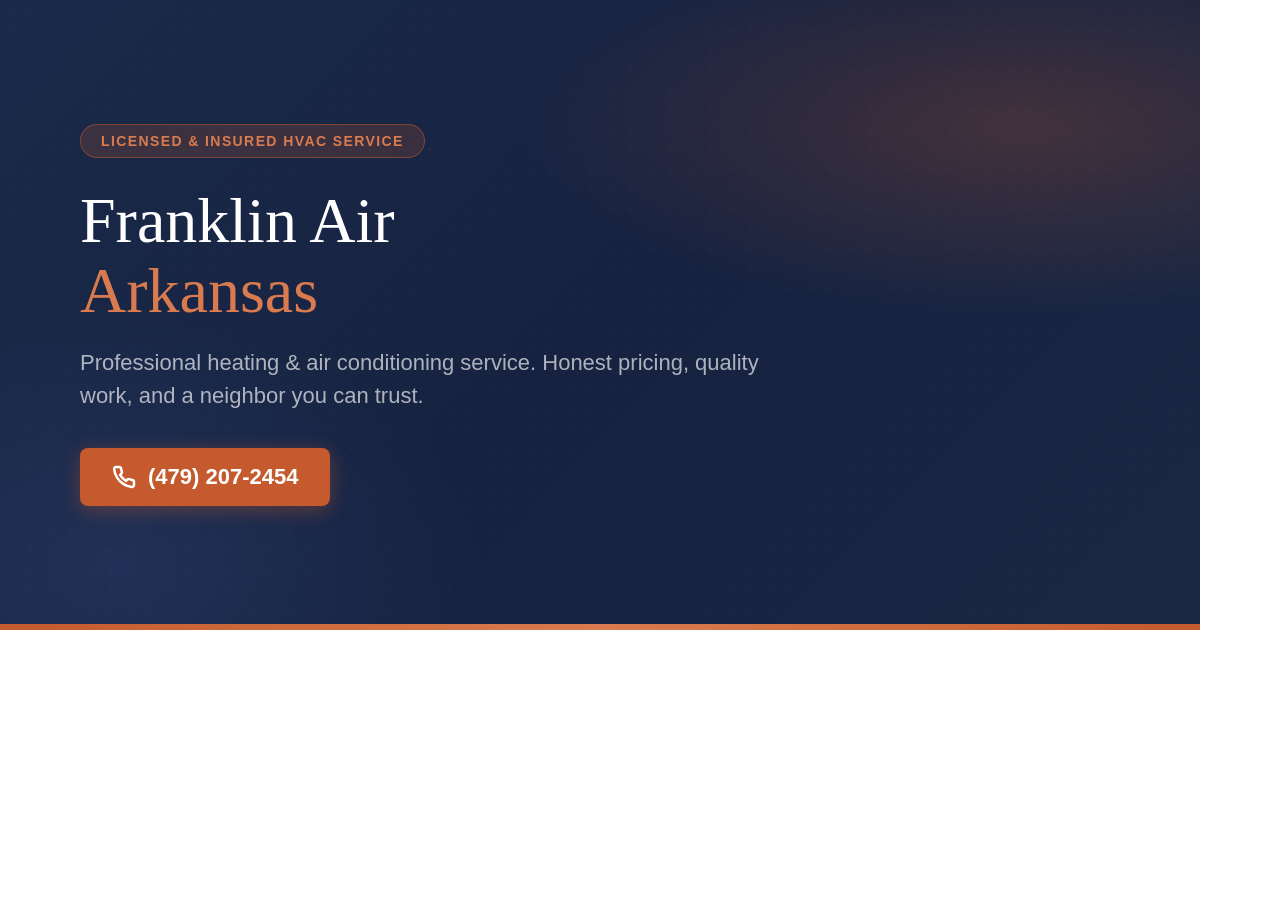
<file: og-image-template.html>
<!DOCTYPE html>
<html>
<head>
<meta charset="UTF-8">
<style>
* { margin: 0; padding: 0; box-sizing: border-box; }
body {
    width: 1200px;
    height: 630px;
    overflow: hidden;
    font-family: Georgia, serif;
}
.card {
    width: 1200px;
    height: 630px;
    background: linear-gradient(135deg, #1B2A4A 0%, #162240 50%, #1A2844 100%);
    display: flex;
    flex-direction: column;
    justify-content: center;
    padding: 72px 80px;
    position: relative;
    overflow: hidden;
}
.card::before {
    content: '';
    position: absolute;
    inset: 0;
    background:
        radial-gradient(ellipse 70% 50% at 85% 20%, rgba(196, 90, 45, 0.25) 0%, transparent 60%),
        radial-gradient(ellipse 50% 70% at 10% 90%, rgba(42, 61, 107, 0.5) 0%, transparent 60%);
}
.card::after {
    content: '';
    position: absolute;
    inset: 0;
    background-image: radial-gradient(rgba(255,255,255,0.03) 1px, transparent 1px);
    background-size: 20px 20px;
}
.content { position: relative; z-index: 1; }
.badge {
    display: inline-block;
    background: rgba(196, 90, 45, 0.2);
    border: 1.5px solid rgba(196, 90, 45, 0.5);
    color: #D97B4F;
    padding: 8px 20px;
    border-radius: 50px;
    font-family: -apple-system, sans-serif;
    font-size: 14px;
    font-weight: 700;
    letter-spacing: 0.1em;
    text-transform: uppercase;
    margin-bottom: 28px;
}
h1 {
    font-size: 64px;
    color: #fff;
    line-height: 1.1;
    margin-bottom: 20px;
    font-weight: 400;
}
h1 span { color: #D97B4F; }
.subtitle {
    font-family: -apple-system, sans-serif;
    font-size: 22px;
    color: rgba(255,255,255,0.65);
    line-height: 1.5;
    max-width: 700px;
    margin-bottom: 36px;
}
.phone {
    display: inline-flex;
    align-items: center;
    gap: 12px;
    background: #C45A2D;
    color: #fff;
    padding: 16px 32px;
    border-radius: 8px;
    font-family: -apple-system, sans-serif;
    font-size: 22px;
    font-weight: 700;
    box-shadow: 0 4px 20px rgba(196, 90, 45, 0.4);
}
.phone svg { flex-shrink: 0; }
.bottom-bar {
    position: absolute;
    bottom: 0;
    left: 0;
    right: 0;
    height: 6px;
    background: linear-gradient(to right, #C45A2D, #D97B4F, #C45A2D);
}
</style>
</head>
<body>
<div class="card">
    <div class="content">
        <div class="badge">Licensed &amp; Insured HVAC Service</div>
        <h1>Franklin Air<br><span>Arkansas</span></h1>
        <p class="subtitle">Professional heating &amp; air conditioning service. Honest pricing, quality work, and a neighbor you can trust.</p>
        <div class="phone">
            <svg width="24" height="24" viewBox="0 0 24 24" fill="none" stroke="currentColor" stroke-width="2.5" stroke-linecap="round" stroke-linejoin="round"><path d="M22 16.92v3a2 2 0 0 1-2.18 2 19.79 19.79 0 0 1-8.63-3.07 19.5 19.5 0 0 1-6-6 19.79 19.79 0 0 1-3.07-8.67A2 2 0 0 1 4.11 2h3a2 2 0 0 1 2 1.72 12.84 12.84 0 0 0 .7 2.81 2 2 0 0 1-.45 2.11L8.09 9.91a16 16 0 0 0 6 6l1.27-1.27a2 2 0 0 1 2.11-.45 12.84 12.84 0 0 0 2.81.7A2 2 0 0 1 22 16.92z"/></svg>
            (479) 207-2454
        </div>
    </div>
    <div class="bottom-bar"></div>
</div>
</body>
</html>
</file>
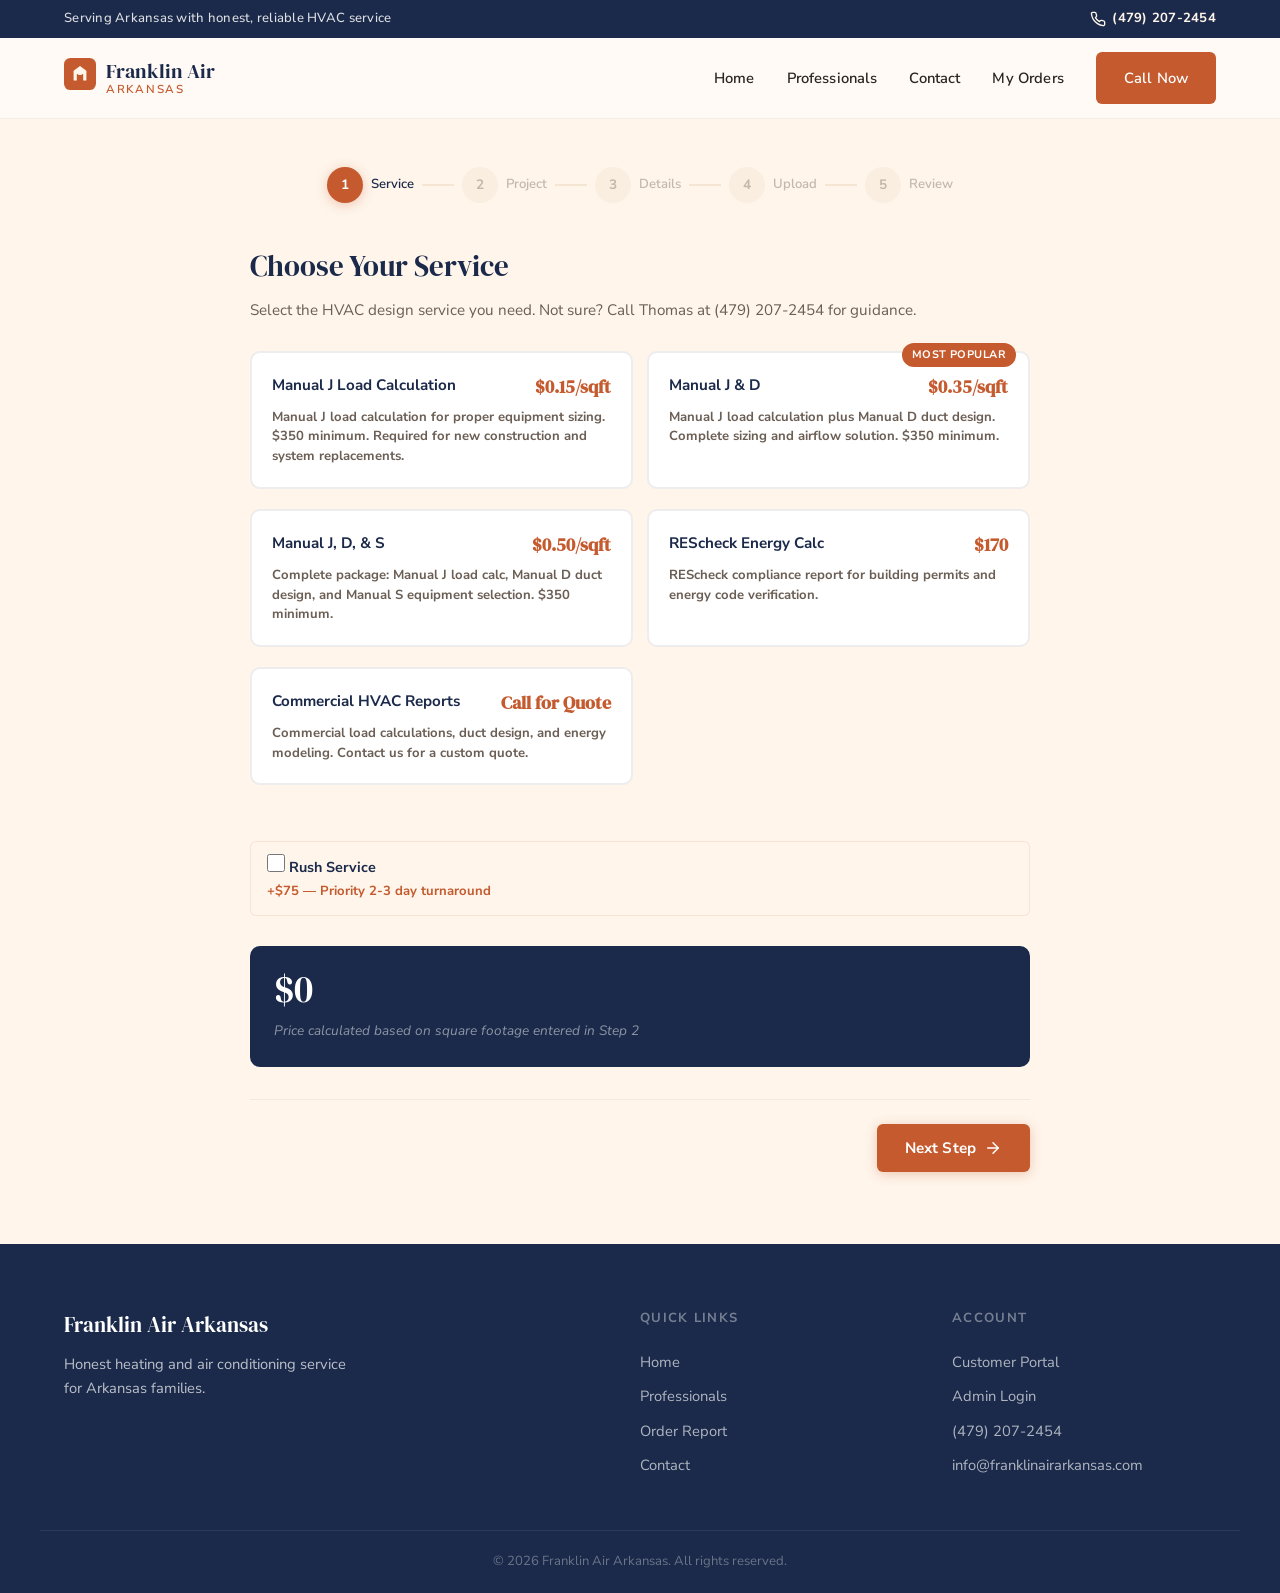
<file: order.html>
<!DOCTYPE html>
<html lang="en">
<head>
    <meta charset="UTF-8">
    <meta name="viewport" content="width=device-width, initial-scale=1.0">
    <title>Order HVAC Design Report | Franklin Air Arkansas</title>
    <meta name="description" content="Order a professional HVAC design report from Franklin Air Arkansas. Load calculations, duct design, equipment verification, and more.">

    <link rel="icon" type="image/x-icon" href="/favicon.ico">
    <link rel="icon" type="image/svg+xml" href="/favicon.svg">
    <link rel="icon" type="image/png" sizes="32x32" href="/favicon-32x32.png">
    <link rel="icon" type="image/png" sizes="16x16" href="/favicon-16x16.png">
    <link rel="apple-touch-icon" sizes="180x180" href="/apple-touch-icon.png">
    <link rel="manifest" href="/site.webmanifest">
    <meta name="theme-color" content="#C45A2D">

    <link rel="preconnect" href="https://fonts.googleapis.com">
    <link rel="preconnect" href="https://fonts.gstatic.com" crossorigin>
    <link href="https://fonts.googleapis.com/css2?family=DM+Serif+Display&family=Nunito+Sans:ital,opsz,wght@0,6..12,300..1000;1,6..12,300..1000&display=swap" rel="stylesheet">

    <link rel="stylesheet" href="css/style.css?v=5">
    <link rel="stylesheet" href="css/wizard.css?v=1">
</head>
<body>

    <!-- Top Bar -->
    <div class="top-bar">
        <div class="container top-bar-inner">
            <span class="top-bar-text">Serving Arkansas with honest, reliable HVAC service</span>
            <a href="tel:+14792072454" class="top-bar-phone">
                <svg width="16" height="16" viewBox="0 0 24 24" fill="none" stroke="currentColor" stroke-width="2" stroke-linecap="round" stroke-linejoin="round"><path d="M22 16.92v3a2 2 0 0 1-2.18 2 19.79 19.79 0 0 1-8.63-3.07 19.5 19.5 0 0 1-6-6 19.79 19.79 0 0 1-3.07-8.67A2 2 0 0 1 4.11 2h3a2 2 0 0 1 2 1.72 12.84 12.84 0 0 0 .7 2.81 2 2 0 0 1-.45 2.11L8.09 9.91a16 16 0 0 0 6 6l1.27-1.27a2 2 0 0 1 2.11-.45 12.84 12.84 0 0 0 2.81.7A2 2 0 0 1 22 16.92z"/></svg>
                (479) 207-2454
            </a>
        </div>
    </div>

    <!-- Navigation -->
    <header>
        <nav class="navbar" id="navbar">
            <div class="container nav-inner">
                <a href="/" class="logo">
                    <span class="logo-icon">
                        <svg width="32" height="32" viewBox="0 0 40 40" fill="none">
                            <rect width="40" height="40" rx="8" fill="#C45A2D"/>
                            <path d="M12 28V16l8-6 8 6v12H24v-7a1 1 0 00-1-1h-6a1 1 0 00-1 1v7h-4z" fill="#FFF5EB"/>
                            <circle cx="20" cy="18" r="2.5" stroke="#FFF5EB" stroke-width="1.5" fill="none"/>
                            <path d="M18.5 18h3M20 16.5v3" stroke="#FFF5EB" stroke-width="1"/>
                        </svg>
                    </span>
                    <span class="logo-text">
                        <span class="logo-name">Franklin Air</span>
                        <span class="logo-tagline">Arkansas</span>
                    </span>
                </a>
                <button class="nav-toggle" aria-label="Toggle navigation" id="navToggle">
                    <span></span><span></span><span></span>
                </button>
                <ul class="nav-links" id="navLinks">
                    <li><a href="/">Home</a></li>
                    <li><a href="/professionals.html">Professionals</a></li>
                    <li><a href="/#contact">Contact</a></li>
                    <li><a href="/portal/login.php">My Orders</a></li>
                    <li><a href="tel:+14792072454" class="btn btn-nav-cta">Call Now</a></li>
                </ul>
            </div>
        </nav>
    </header>

    <main>
        <section class="order-page">
            <div class="container">

                <!-- Progress Bar -->
                <div class="wizard-progress">
                    <div class="progress-step active" data-step="1">
                        <div class="step-num"><span>1</span></div>
                        <span class="step-label">Service</span>
                    </div>
                    <div class="progress-connector"></div>
                    <div class="progress-step" data-step="2">
                        <div class="step-num"><span>2</span></div>
                        <span class="step-label">Project</span>
                    </div>
                    <div class="progress-connector"></div>
                    <div class="progress-step" data-step="3">
                        <div class="step-num"><span>3</span></div>
                        <span class="step-label">Details</span>
                    </div>
                    <div class="progress-connector"></div>
                    <div class="progress-step" data-step="4">
                        <div class="step-num"><span>4</span></div>
                        <span class="step-label">Upload</span>
                    </div>
                    <div class="progress-connector"></div>
                    <div class="progress-step" data-step="5">
                        <div class="step-num"><span>5</span></div>
                        <span class="step-label">Review</span>
                    </div>
                </div>

                <div class="wizard">

                    <!-- Step 1: Service Selection -->
                    <div class="wizard-step active" data-step="1">
                        <h2>Choose Your Service</h2>
                        <p class="step-desc">Select the HVAC design service you need. Not sure? Call Thomas at (479) 207-2454 for guidance.</p>

                        <div class="service-options">
                            <label class="service-option">
                                <input type="radio" name="service_type" value="manual_j">
                                <div class="option-header">
                                    <span class="option-name">Manual J Load Calculation</span>
                                    <span class="option-price">$0.15/sqft</span>
                                </div>
                                <div class="option-desc">Manual J load calculation for proper equipment sizing. $350 minimum. Required for new construction and system replacements.</div>
                            </label>

                            <label class="service-option">
                                <input type="radio" name="service_type" value="manual_jd">
                                <span class="option-popular">Most Popular</span>
                                <div class="option-header">
                                    <span class="option-name">Manual J &amp; D</span>
                                    <span class="option-price">$0.35/sqft</span>
                                </div>
                                <div class="option-desc">Manual J load calculation plus Manual D duct design. Complete sizing and airflow solution. $350 minimum.</div>
                            </label>

                            <label class="service-option">
                                <input type="radio" name="service_type" value="manual_jds">
                                <div class="option-header">
                                    <span class="option-name">Manual J, D, &amp; S</span>
                                    <span class="option-price">$0.50/sqft</span>
                                </div>
                                <div class="option-desc">Complete package: Manual J load calc, Manual D duct design, and Manual S equipment selection. $350 minimum.</div>
                            </label>

                            <label class="service-option">
                                <input type="radio" name="service_type" value="rescheck">
                                <div class="option-header">
                                    <span class="option-name">REScheck Energy Calc</span>
                                    <span class="option-price">$170</span>
                                </div>
                                <div class="option-desc">REScheck compliance report for building permits and energy code verification.</div>
                            </label>

                            <label class="service-option">
                                <input type="radio" name="service_type" value="commercial">
                                <div class="option-header">
                                    <span class="option-name">Commercial HVAC Reports</span>
                                    <span class="option-price">Call for Quote</span>
                                </div>
                                <div class="option-desc">Commercial load calculations, duct design, and energy modeling. Contact us for a custom quote.</div>
                            </label>
                        </div>

                        <div class="options-row">
                            <div class="option-group">
                                <label class="rush-toggle">
                                    <input type="checkbox" name="rush">
                                    <span>
                                        <span class="rush-label">Rush Service</span><br>
                                        <span class="rush-price">+$75 &mdash; Priority 2-3 day turnaround</span>
                                    </span>
                                </label>
                            </div>
                        </div>

                        <div class="price-display">
                            <div class="price-amount" id="priceDisplay">$0</div>
                            <div class="price-breakdown" id="priceBreakdown"></div>
                            <div class="price-note" id="priceNote">Price calculated based on square footage entered in Step 2</div>
                        </div>
                    </div>

                    <!-- Step 2: Project Information -->
                    <div class="wizard-step" data-step="2">
                        <h2>Project Information</h2>
                        <p class="step-desc">Tell us about the building. This information helps Thomas produce an accurate design report.</p>

                        <div class="field-section">
                            <h3>Client Information</h3>
                        </div>

                        <div class="form-row">
                            <div class="form-group">
                                <label for="customer_name">Client Name <span class="required">*</span></label>
                                <input type="text" name="customer_name" id="customer_name" placeholder="Your full name" autocomplete="name">
                            </div>
                            <div class="form-group">
                                <label for="customer_email">Email <span class="required">*</span></label>
                                <input type="email" name="customer_email" id="customer_email" placeholder="you@example.com" autocomplete="email">
                            </div>
                        </div>

                        <div class="form-row">
                            <div class="form-group">
                                <label for="customer_phone">Phone <span class="required">*</span></label>
                                <input type="tel" name="customer_phone" id="customer_phone" placeholder="(479) 555-1234" autocomplete="tel">
                            </div>
                            <div class="form-group">
                                <label for="customer_company">Company <span class="optional">(optional)</span></label>
                                <input type="text" name="customer_company" id="customer_company" placeholder="Company name" autocomplete="organization">
                            </div>
                        </div>

                        <div class="field-section">
                            <h3>Property Address</h3>
                        </div>

                        <div class="form-group">
                            <label for="project_type">Project Type <span class="required">*</span></label>
                            <select name="project_type" id="project_type">
                                <option value="">Select project type</option>
                                <option value="new_construction">New Construction</option>
                                <option value="existing">Existing Home</option>
                                <option value="addition">Addition / Renovation</option>
                                <option value="commercial">Commercial</option>
                            </select>
                        </div>

                        <div class="form-group">
                            <label for="address_street">Street Address <span class="required">*</span></label>
                            <input type="text" name="address_street" id="address_street" placeholder="123 Main Street">
                        </div>

                        <div class="form-row">
                            <div class="form-group">
                                <label for="address_city">City <span class="required">*</span></label>
                                <input type="text" name="address_city" id="address_city" placeholder="Fort Smith">
                            </div>
                            <div class="form-group">
                                <label for="address_state">State <span class="required">*</span></label>
                                <select name="address_state" id="address_state">
                                    <option value="">Select state</option>
                                    <option value="AR" selected>Arkansas</option>
                                    <option value="OK">Oklahoma</option>
                                    <option value="MO">Missouri</option>
                                    <option value="TX">Texas</option>
                                    <option value="TN">Tennessee</option>
                                    <option value="MS">Mississippi</option>
                                    <option value="LA">Louisiana</option>
                                    <option value="KS">Kansas</option>
                                    <option value="AL">Alabama</option>
                                    <option value="OTHER">Other</option>
                                </select>
                            </div>
                        </div>

                        <div class="form-group">
                            <label for="address_zip">ZIP Code <span class="required">*</span></label>
                            <input type="text" name="address_zip" id="address_zip" placeholder="72901" maxlength="10" style="max-width:180px;">
                        </div>

                        <div class="field-section">
                            <h3>Building Details</h3>
                        </div>

                        <div class="form-row">
                            <div class="form-group">
                                <label for="sqft">Square Footage <span class="required">*</span></label>
                                <input type="number" name="sqft" id="sqft" placeholder="2000" min="100" max="99999">
                            </div>
                            <div class="form-group">
                                <label for="front_door_faces">Front Door Faces <span class="required">*</span></label>
                                <select name="front_door_faces" id="front_door_faces">
                                    <option value="">Select direction</option>
                                    <option value="north">North</option>
                                    <option value="south">South</option>
                                    <option value="east">East</option>
                                    <option value="west">West</option>
                                </select>
                            </div>
                        </div>

                        <div class="form-row" id="yearBuiltGroup" style="display:none;">
                            <div class="form-group">
                                <label for="year_built">Year Built <span class="optional">(optional)</span></label>
                                <input type="number" name="year_built" id="year_built" placeholder="1995" min="1900" max="2030">
                            </div>
                        </div>
                    </div>

                    <!-- Step 3: Building Details -->
                    <div class="wizard-step" data-step="3">
                        <h2>Building Details</h2>
                        <p class="step-desc">These details help us produce the most accurate report. Fill in what you can &mdash; we can work with partial information.</p>

                        <div id="loadCalcFields">
                            <div class="field-section">
                                <h3>Floor</h3>
                            </div>

                            <div class="form-group">
                                <label for="floor_material">Floor Material <span class="optional">(optional)</span></label>
                                <select name="floor_material" id="floor_material">
                                    <option value="">Select floor type</option>
                                    <option value="slab">Slab on Grade</option>
                                    <option value="enclosed_crawl">Enclosed Crawl Space / Basement</option>
                                    <option value="open_crawl">Open Crawl Space / Basement</option>
                                    <option value="basement">Basement</option>
                                </select>
                            </div>

                            <div class="field-section">
                                <h3>Roof &amp; Ceiling</h3>
                            </div>

                            <div class="form-row">
                                <div class="form-group">
                                    <label for="roof_ceiling_material">Roof/Ceiling Material <span class="optional">(optional)</span></label>
                                    <select name="roof_ceiling_material" id="roof_ceiling_material">
                                        <option value="">Select type</option>
                                        <option value="attic_floor">Under attic with insulation on attic floor</option>
                                        <option value="roof_deck">Roof deck with insulation under decking</option>
                                        <option value="foam_encapsulated">Foam encapsulated roof joist</option>
                                    </select>
                                </div>
                                <div class="form-group">
                                    <label for="roofing_type">Roofing Type <span class="optional">(optional)</span></label>
                                    <select name="roofing_type" id="roofing_type">
                                        <option value="">Select type</option>
                                        <option value="dark_metal">Dark Metal</option>
                                        <option value="light_metal">Light Metal</option>
                                        <option value="dark_shingles">Dark Shingles</option>
                                        <option value="light_shingles">Light Shingles</option>
                                        <option value="tile_slate">Tile / Slate</option>
                                    </select>
                                </div>
                            </div>

                            <div class="form-group">
                                <label for="roof_insulation">Roof Insulation R-Value <span class="optional">(optional)</span></label>
                                <input type="number" name="roof_insulation" id="roof_insulation" placeholder="e.g., 38" min="0" max="60" style="max-width:180px;">
                                <span class="field-hint">Enter R-0 through R-60</span>
                            </div>

                            <div class="field-section">
                                <h3>Walls</h3>
                            </div>

                            <div class="form-row">
                                <div class="form-group">
                                    <label for="wall_material">Wall Material <span class="optional">(optional)</span></label>
                                    <select name="wall_material" id="wall_material">
                                        <option value="">Select type</option>
                                        <option value="frame">Frame</option>
                                        <option value="basement">Basement</option>
                                        <option value="block">Block</option>
                                    </select>
                                </div>
                                <div class="form-group">
                                    <label for="wall_thickness">Wall Thickness <span class="optional">(optional)</span></label>
                                    <select name="wall_thickness" id="wall_thickness">
                                        <option value="">Select thickness</option>
                                        <option value="4in">4 in</option>
                                        <option value="6in">6 in</option>
                                        <option value="8in">8 in</option>
                                        <option value="10in">10 in</option>
                                        <option value="custom">Custom</option>
                                    </select>
                                </div>
                            </div>

                            <div class="form-row">
                                <div class="form-group">
                                    <label for="wall_insulation_type">Wall Insulation Type <span class="optional">(optional)</span></label>
                                    <select name="wall_insulation_type" id="wall_insulation_type">
                                        <option value="">Select type</option>
                                        <option value="fiberglass">Fiberglass</option>
                                        <option value="open_cell_foam">Open Cell Foam</option>
                                        <option value="closed_cell_foam">Closed Cell Foam</option>
                                    </select>
                                </div>
                                <div class="form-group">
                                    <label for="wall_insulation">Wall Insulation R-Value <span class="optional">(optional)</span></label>
                                    <input type="number" name="wall_insulation" id="wall_insulation" placeholder="e.g., 13" min="0" max="60" style="max-width:180px;">
                                    <span class="field-hint">Enter R-0 through R-60</span>
                                </div>
                            </div>

                            <div class="form-group">
                                <label for="siding_type">Siding Type <span class="optional">(optional)</span></label>
                                <select name="siding_type" id="siding_type">
                                    <option value="">Select type</option>
                                    <option value="brick">Brick</option>
                                    <option value="siding">Siding</option>
                                </select>
                            </div>

                            <div class="field-section">
                                <h3>Windows &amp; Doors</h3>
                            </div>

                            <div class="form-row">
                                <div class="form-group">
                                    <label for="glass_u_value">Glass U-Value <span class="optional">(optional)</span></label>
                                    <input type="number" name="glass_u_value" id="glass_u_value" placeholder="e.g., 0.30" min="0" max="2.0" step="0.01" style="max-width:180px;">
                                    <span class="field-hint">0 through 2.0</span>
                                </div>
                                <div class="form-group">
                                    <label for="glass_shgc">Glass SHGC <span class="optional">(optional)</span></label>
                                    <input type="number" name="glass_shgc" id="glass_shgc" placeholder="e.g., 0.25" min="0" max="1.0" step="0.01" style="max-width:180px;">
                                    <span class="field-hint">0 through 1.0</span>
                                </div>
                            </div>

                            <div class="form-group">
                                <label for="exterior_door">Exterior Door Type <span class="optional">(optional)</span></label>
                                <select name="exterior_door" id="exterior_door">
                                    <option value="">Select type</option>
                                    <option value="poly_core">Poly Core</option>
                                    <option value="solid_wood">Solid Wood</option>
                                    <option value="metal_fiberglass">Metal with Fiberglass Core</option>
                                    <option value="metal_poly">Metal with Poly Core</option>
                                </select>
                            </div>
                        </div>

                        <div id="rescheckFields" style="display:none;">
                            <div class="field-section">
                                <h3>Energy Code Details</h3>
                                <p>Information needed for REScheck compliance</p>
                            </div>

                            <div class="form-group">
                                <label for="energy_code">Energy Code <span class="optional">(optional)</span></label>
                                <select name="energy_code" id="energy_code">
                                    <option value="">Not sure / Default for area</option>
                                    <option value="iecc2009">2009 IECC</option>
                                    <option value="iecc2012">2012 IECC</option>
                                    <option value="iecc2015">2015 IECC</option>
                                    <option value="iecc2018">2018 IECC</option>
                                    <option value="iecc2021">2021 IECC</option>
                                </select>
                            </div>
                        </div>

                        <div class="field-section">
                            <h3>Additional Notes</h3>
                        </div>

                        <div class="form-group">
                            <label for="notes">Anything else we should know? <span class="optional">(optional)</span></label>
                            <textarea name="notes" id="notes" rows="4" placeholder="Special requirements, deadlines, questions, existing equipment details, etc."></textarea>
                        </div>
                    </div>

                    <!-- Step 4: File Upload -->
                    <div class="wizard-step" data-step="4">
                        <h2>Upload Floor Plans</h2>
                        <p class="step-desc">Upload your floor plans, blueprints, or building drawings. PDF and DWG files work best. You can also email them later.</p>

                        <div class="file-dropzone" id="fileDropzone">
                            <div class="drop-icon">
                                <svg width="48" height="48" viewBox="0 0 24 24" fill="none" stroke="currentColor" stroke-width="1.5" stroke-linecap="round" stroke-linejoin="round">
                                    <path d="M21 15v4a2 2 0 01-2 2H5a2 2 0 01-2-2v-4"/>
                                    <polyline points="17 8 12 3 7 8"/>
                                    <line x1="12" y1="3" x2="12" y2="15"/>
                                </svg>
                            </div>
                            <div class="drop-text">Drop files here or click to browse</div>
                            <div class="drop-hint">PDF, DWG, JPG, or PNG up to 10MB each (max 5 files)</div>
                            <input type="file" id="fileInput" accept=".pdf,.dwg,.jpg,.jpeg,.png,.gif,.webp" multiple style="display:none;">
                        </div>

                        <div class="file-list" id="fileList"></div>

                        <label class="email-later-check">
                            <input type="checkbox" name="email_plans_later">
                            I'll email my floor plans to info@franklinairarkansas.com later
                        </label>
                    </div>

                    <!-- Step 5: Review & Submit -->
                    <div class="wizard-step" data-step="5">
                        <h2>Review &amp; Submit</h2>
                        <p class="step-desc">Review your order details and submit.</p>

                        <div class="review-summary" id="reviewSummary"></div>

                        <div class="terms-check">
                            <input type="checkbox" name="terms" id="terms">
                            <label for="terms">I agree that this is a service order. Payment details will be provided after Thomas reviews the project. Standard turnaround is 5&ndash;7 business days (rush: 2&ndash;3 days).</label>
                        </div>

                        <div id="wizardStatus" class="wizard-status"></div>
                    </div>

                    <!-- Navigation -->
                    <div class="wizard-nav">
                        <button type="button" id="wizardPrev" class="btn btn-outline-dark" style="display:none;">
                            <svg width="18" height="18" viewBox="0 0 24 24" fill="none" stroke="currentColor" stroke-width="2" stroke-linecap="round" stroke-linejoin="round"><line x1="19" y1="12" x2="5" y2="12"/><polyline points="12 19 5 12 12 5"/></svg>
                            Previous
                        </button>
                        <span></span>
                        <button type="button" id="wizardNext" class="btn btn-primary">
                            Next Step
                            <svg width="18" height="18" viewBox="0 0 24 24" fill="none" stroke="currentColor" stroke-width="2" stroke-linecap="round" stroke-linejoin="round"><line x1="5" y1="12" x2="19" y2="12"/><polyline points="12 5 19 12 12 19"/></svg>
                        </button>
                        <button type="button" id="wizardSubmit" class="btn btn-primary" style="display:none;">
                            Submit Order
                            <svg width="18" height="18" viewBox="0 0 24 24" fill="none" stroke="currentColor" stroke-width="2" stroke-linecap="round" stroke-linejoin="round"><polyline points="20 6 9 17 4 12"/></svg>
                        </button>
                    </div>

                </div>
            </div>
        </section>
    </main>

    <!-- Footer -->
    <footer class="footer">
        <div class="container footer-inner">
            <div class="footer-brand">
                <span class="footer-logo">Franklin Air Arkansas</span>
                <p>Honest heating and air conditioning service for Arkansas families.</p>
            </div>
            <div class="footer-links">
                <h4>Quick Links</h4>
                <a href="/">Home</a>
                <a href="/professionals.html">Professionals</a>
                <a href="/order.html">Order Report</a>
                <a href="/#contact">Contact</a>
            </div>
            <div class="footer-contact">
                <h4>Account</h4>
                <a href="/portal/login.php">Customer Portal</a>
                <a href="/admin/login.php">Admin Login</a>
                <a href="tel:+14792072454">(479) 207-2454</a>
                <a href="mailto:info&#64;franklinairarkansas.com">info&#64;franklinairarkansas.com</a>
            </div>
        </div>
        <div class="footer-bottom">
            <div class="container">
                <p>&copy; 2026 Franklin Air Arkansas. All rights reserved.</p>
            </div>
        </div>
    </footer>

    <script src="js/main.js?v=5"></script>
    <script src="js/wizard.js?v=1"></script>
</body>
</html>
</file>
<file: css/style.css>
/* ============================================
   FRANKLIN AIR ARKANSAS
   Warm Southern Professional HVAC
   ============================================ */

/* --- Reset & Variables --- */
*, *::before, *::after {
    margin: 0;
    padding: 0;
    box-sizing: border-box;
}

:root {
    /* Warm earth tones - trustworthy, approachable, professional */
    --copper: #C45A2D;
    --copper-dark: #A3461E;
    --copper-light: #D97B4F;
    --navy: #1B2A4A;
    --navy-light: #2A3D6B;
    --cream: #FFF5EB;
    --cream-dark: #F5E6D3;
    --warm-white: #FFFAF5;
    --warm-gray: #6B5E54;
    --warm-gray-light: #9B8E84;
    --charcoal: #2C2420;
    --success: #3D8B5E;
    --shadow-sm: 0 1px 3px rgba(44, 36, 32, 0.08);
    --shadow-md: 0 4px 16px rgba(44, 36, 32, 0.1);
    --shadow-lg: 0 8px 32px rgba(44, 36, 32, 0.12);
    --shadow-xl: 0 16px 48px rgba(44, 36, 32, 0.16);
    --radius-sm: 6px;
    --radius-md: 10px;
    --radius-lg: 16px;
    --radius-xl: 24px;
    --font-display: 'DM Serif Display', Georgia, serif;
    --font-body: 'Nunito Sans', -apple-system, BlinkMacSystemFont, sans-serif;
}

html {
    scroll-behavior: smooth;
    -webkit-font-smoothing: antialiased;
}

body {
    font-family: var(--font-body);
    line-height: 1.65;
    color: var(--charcoal);
    background: var(--warm-white);
    overflow-x: hidden;
}

.container {
    max-width: 1200px;
    margin: 0 auto;
    padding: 0 24px;
}

img { max-width: 100%; display: block; }
a { color: inherit; }

/* --- Animations --- */
@keyframes fadeInUp {
    from { opacity: 0; transform: translateY(24px); }
    to { opacity: 1; transform: translateY(0); }
}

@keyframes fadeIn {
    from { opacity: 0; }
    to { opacity: 1; }
}

@keyframes slideDown {
    from { opacity: 0; transform: translateY(-12px); }
    to { opacity: 1; transform: translateY(0); }
}

@keyframes pulse {
    0%, 100% { transform: scale(1); }
    50% { transform: scale(1.05); }
}

@keyframes shimmer {
    0% { background-position: -200% 0; }
    100% { background-position: 200% 0; }
}

[data-animate] {
    opacity: 0;
    transform: translateY(24px);
    transition: opacity 0.6s ease, transform 0.6s ease;
    animation: fadeInUp 0.6s ease forwards;
    animation-delay: 0.3s;
}

[data-animate].js-ready {
    animation: none;
}

[data-animate].visible {
    opacity: 1;
    transform: translateY(0);
}

/* --- Top Bar --- */
.top-bar {
    background: var(--navy);
    color: rgba(255,255,255,0.85);
    font-size: 0.82rem;
    letter-spacing: 0.02em;
    font-weight: 500;
}

.top-bar-inner {
    display: flex;
    justify-content: space-between;
    align-items: center;
    padding: 8px 24px;
}

.top-bar-phone {
    display: flex;
    align-items: center;
    gap: 6px;
    color: var(--cream);
    text-decoration: none;
    font-weight: 700;
    transition: color 0.2s;
}

.top-bar-phone:hover {
    color: var(--copper-light);
}

/* --- Navigation --- */
.navbar {
    background: var(--warm-white);
    position: sticky;
    top: 0;
    z-index: 1000;
    border-bottom: 1px solid rgba(44,36,32,0.06);
    transition: box-shadow 0.3s, background 0.3s;
}

.navbar.scrolled {
    box-shadow: var(--shadow-md);
    background: rgba(255,250,245,0.97);
    backdrop-filter: blur(8px);
    -webkit-backdrop-filter: blur(8px);
}

.nav-inner {
    display: flex;
    justify-content: space-between;
    align-items: center;
    padding: 14px 24px;
}

.logo {
    display: flex;
    align-items: center;
    gap: 10px;
    text-decoration: none;
}

.logo-text {
    display: flex;
    flex-direction: column;
    line-height: 1.15;
}

.logo-name {
    font-family: var(--font-display);
    font-size: 1.25rem;
    color: var(--navy);
}

.logo-tagline {
    font-size: 0.72rem;
    font-weight: 600;
    color: var(--copper);
    letter-spacing: 0.15em;
    text-transform: uppercase;
}

.nav-links {
    list-style: none;
    display: flex;
    gap: 32px;
    align-items: center;
}

.nav-links a {
    text-decoration: none;
    color: var(--charcoal);
    font-weight: 600;
    font-size: 0.92rem;
    letter-spacing: 0.01em;
    position: relative;
    transition: color 0.2s;
}

.nav-links a:not(.btn)::after {
    content: '';
    position: absolute;
    bottom: -4px;
    left: 0;
    width: 0;
    height: 2px;
    background: var(--copper);
    border-radius: 2px;
    transition: width 0.3s ease;
}

.nav-links a:not(.btn):hover {
    color: var(--copper);
}

.nav-links a:not(.btn):hover::after {
    width: 100%;
}

.btn-nav-cta {
    background: var(--copper);
    color: #fff !important;
    padding: 10px 22px;
    border-radius: var(--radius-sm);
    font-weight: 700;
    font-size: 0.88rem;
    transition: background 0.2s, transform 0.15s;
}

.btn-nav-cta:hover {
    background: var(--copper-dark);
    transform: translateY(-1px);
}

.btn-nav-cta::after { display: none !important; }

.nav-toggle {
    display: none;
    flex-direction: column;
    gap: 5px;
    background: none;
    border: none;
    cursor: pointer;
    padding: 4px;
}

.nav-toggle span {
    width: 24px;
    height: 2.5px;
    background: var(--charcoal);
    border-radius: 2px;
    transition: 0.3s;
}

/* --- Buttons --- */
.btn {
    display: inline-flex;
    align-items: center;
    gap: 8px;
    padding: 14px 28px;
    border-radius: var(--radius-sm);
    text-decoration: none;
    font-weight: 700;
    font-size: 0.95rem;
    letter-spacing: 0.01em;
    transition: all 0.25s ease;
    cursor: pointer;
    border: none;
    font-family: var(--font-body);
}

.btn-lg {
    padding: 16px 32px;
    font-size: 1.02rem;
}

.btn-primary {
    background: var(--copper);
    color: #fff;
    box-shadow: 0 2px 12px rgba(196, 90, 45, 0.3);
}

.btn-primary:hover {
    background: var(--copper-dark);
    box-shadow: 0 4px 20px rgba(196, 90, 45, 0.4);
    transform: translateY(-2px);
}

.btn-outline {
    background: transparent;
    color: #fff;
    border: 2px solid rgba(255,255,255,0.5);
}

.btn-outline:hover {
    background: rgba(255,255,255,0.12);
    border-color: #fff;
}

/* --- Hero --- */
.hero {
    position: relative;
    padding: 72px 0 64px;
    overflow: hidden;
    background: var(--navy);
    color: #fff;
}

.hero-bg {
    position: absolute;
    inset: 0;
    background:
        radial-gradient(ellipse 80% 60% at 70% 20%, rgba(196, 90, 45, 0.2) 0%, transparent 60%),
        radial-gradient(ellipse 60% 80% at 20% 80%, rgba(42, 61, 107, 0.4) 0%, transparent 60%),
        linear-gradient(175deg, #1B2A4A 0%, #162240 40%, #1A2844 100%);
    z-index: 0;
}

.hero-bg::before {
    content: '';
    position: absolute;
    inset: 0;
    background-image:
        radial-gradient(rgba(255,255,255,0.04) 1px, transparent 1px);
    background-size: 24px 24px;
    z-index: 1;
}

.hero-bg::after {
    content: '';
    position: absolute;
    bottom: -2px;
    left: 0;
    right: 0;
    height: 80px;
    background: linear-gradient(to top, var(--warm-white), transparent);
    z-index: 2;
}

.hero .container {
    display: flex;
    align-items: center;
    gap: 48px;
}

.hero-content {
    position: relative;
    z-index: 3;
    flex: 1;
    min-width: 0;
}

.hero-image {
    position: relative;
    z-index: 3;
    flex: 0 0 420px;
    border-radius: var(--radius-xl);
    overflow: hidden;
    box-shadow: 0 20px 60px rgba(0,0,0,0.3);
}

.hero-image img {
    width: 100%;
    height: 380px;
    object-fit: cover;
    display: block;
}

.hero-badge {
    display: inline-block;
    background: rgba(196, 90, 45, 0.2);
    border: 1px solid rgba(196, 90, 45, 0.4);
    color: var(--copper-light);
    padding: 6px 16px;
    border-radius: 50px;
    font-size: 0.82rem;
    font-weight: 700;
    letter-spacing: 0.06em;
    text-transform: uppercase;
    margin-bottom: 24px;
    animation: fadeInUp 0.6s ease both;
}

.hero h1 {
    font-family: var(--font-display);
    font-size: 3.4rem;
    line-height: 1.12;
    margin-bottom: 20px;
    font-weight: 400;
    animation: fadeInUp 0.6s ease 0.1s both;
}

.hero-accent {
    color: var(--copper-light);
}

.hero-sub {
    font-size: 1.12rem;
    line-height: 1.7;
    color: rgba(255,255,255,0.75);
    margin-bottom: 36px;
    max-width: 600px;
    animation: fadeInUp 0.6s ease 0.2s both;
}

.hero-actions {
    display: flex;
    gap: 14px;
    flex-wrap: wrap;
    margin-bottom: 48px;
    animation: fadeInUp 0.6s ease 0.3s both;
}

.hero-trust {
    display: flex;
    gap: 28px;
    flex-wrap: wrap;
    animation: fadeInUp 0.6s ease 0.4s both;
}

.trust-item {
    display: flex;
    align-items: center;
    gap: 6px;
    font-size: 0.85rem;
    font-weight: 600;
    color: rgba(255,255,255,0.6);
}

.trust-item svg {
    color: var(--copper-light);
    width: 14px;
    height: 14px;
}

/* --- Section Headers --- */
.section-header {
    text-align: center;
    margin-bottom: 44px;
}

.section-label {
    display: inline-block;
    font-size: 0.78rem;
    font-weight: 700;
    letter-spacing: 0.14em;
    text-transform: uppercase;
    color: var(--copper);
    margin-bottom: 12px;
}

.section-header h2 {
    font-family: var(--font-display);
    font-size: 2.4rem;
    line-height: 1.2;
    color: var(--navy);
    margin-bottom: 16px;
    font-weight: 400;
}

.section-desc {
    font-size: 1.05rem;
    color: var(--warm-gray);
    max-width: 580px;
    margin: 0 auto;
    line-height: 1.7;
}

/* --- Services --- */
.services {
    padding: 72px 0 64px;
    background: var(--warm-white);
}

.services-grid {
    display: grid;
    grid-template-columns: repeat(4, 1fr);
    gap: 20px;
}

.service-card {
    background: #fff;
    padding: 32px 24px;
    border-radius: var(--radius-lg);
    border: 1px solid rgba(44,36,32,0.06);
    transition: transform 0.3s ease, box-shadow 0.3s ease;
    position: relative;
    overflow: hidden;
}

.service-card::before {
    content: '';
    position: absolute;
    top: 0;
    left: 0;
    width: 4px;
    height: 0;
    background: var(--copper);
    border-radius: 0 4px 4px 0;
    transition: height 0.4s ease;
}

.service-card:hover {
    transform: translateY(-4px);
    box-shadow: var(--shadow-lg);
}

.service-card:hover::before {
    height: 100%;
}

.service-icon {
    width: 56px;
    height: 56px;
    border-radius: var(--radius-md);
    background: var(--cream);
    display: flex;
    align-items: center;
    justify-content: center;
    margin-bottom: 20px;
    color: var(--copper);
    transition: background 0.3s, color 0.3s;
}

.service-card:hover .service-icon {
    background: var(--copper);
    color: #fff;
}

.service-card h3 {
    font-family: var(--font-display);
    font-size: 1.25rem;
    color: var(--navy);
    margin-bottom: 10px;
    font-weight: 400;
}

.service-card p {
    color: var(--warm-gray);
    font-size: 0.94rem;
    line-height: 1.65;
}

/* --- Why Choose Us --- */
.why-us {
    padding: 72px 0;
    background: var(--cream);
    position: relative;
}

.why-us::before {
    content: '';
    position: absolute;
    top: 0;
    left: 0;
    right: 0;
    height: 1px;
    background: linear-gradient(to right, transparent, rgba(196,90,45,0.2), transparent);
}

.why-grid {
    display: grid;
    grid-template-columns: repeat(3, 1fr);
    gap: 28px;
}

.why-card {
    background: #fff;
    padding: 40px 32px;
    border-radius: var(--radius-lg);
    box-shadow: var(--shadow-sm);
    transition: transform 0.3s, box-shadow 0.3s;
}

.why-card:hover {
    transform: translateY(-4px);
    box-shadow: var(--shadow-lg);
}

.why-number {
    font-family: var(--font-display);
    font-size: 2.4rem;
    color: var(--copper);
    opacity: 0.25;
    margin-bottom: 16px;
    line-height: 1;
}

.why-card h3 {
    font-family: var(--font-display);
    font-size: 1.2rem;
    color: var(--navy);
    margin-bottom: 12px;
    font-weight: 400;
}

.why-card p {
    color: var(--warm-gray);
    font-size: 0.94rem;
    line-height: 1.65;
}

/* --- About --- */
.about {
    padding: 72px 0;
    background: var(--warm-white);
}

.about-inner {
    display: grid;
    grid-template-columns: 1fr 1fr;
    gap: 64px;
    align-items: center;
}

.about-text .section-label {
    display: block;
    text-align: left;
}

.about-text h2 {
    font-family: var(--font-display);
    font-size: 2.2rem;
    color: var(--navy);
    margin-bottom: 20px;
    font-weight: 400;
}

.about-text p {
    color: var(--warm-gray);
    font-size: 1rem;
    line-height: 1.75;
    margin-bottom: 16px;
}

.about-text .btn {
    margin-top: 12px;
}

.about-visual {
    display: flex;
    flex-direction: column;
    gap: 24px;
}

.about-image {
    border-radius: var(--radius-lg);
    overflow: hidden;
    box-shadow: var(--shadow-lg);
}

.about-image img {
    width: 100%;
    height: 280px;
    object-fit: cover;
    display: block;
}

.about-stats {
    display: grid;
    grid-template-columns: 1fr 1fr;
    gap: 20px;
}

.stat-card {
    background: var(--cream);
    border-radius: var(--radius-md);
    padding: 28px 24px;
    display: flex;
    flex-direction: column;
    gap: 14px;
    transition: transform 0.3s, box-shadow 0.3s;
    border: 1px solid rgba(196, 90, 45, 0.08);
}

.stat-card:hover {
    transform: translateY(-3px);
    box-shadow: var(--shadow-md);
}

.stat-icon {
    color: var(--copper);
}

.stat-label {
    font-weight: 700;
    font-size: 0.9rem;
    color: var(--navy);
    line-height: 1.3;
}

/* --- CTA Banner --- */
.cta-banner {
    background: var(--copper);
    padding: 64px 0;
    position: relative;
    overflow: hidden;
}

.cta-banner::before {
    content: '';
    position: absolute;
    inset: 0;
    background:
        radial-gradient(ellipse at 0% 50%, rgba(255,255,255,0.08), transparent 50%),
        radial-gradient(ellipse at 100% 50%, rgba(0,0,0,0.1), transparent 50%);
}

.cta-inner {
    position: relative;
    display: flex;
    justify-content: space-between;
    align-items: center;
    gap: 32px;
}

.cta-text h2 {
    font-family: var(--font-display);
    font-size: 2rem;
    color: #fff;
    margin-bottom: 6px;
    font-weight: 400;
}

.cta-text p {
    color: rgba(255,255,255,0.8);
    font-size: 1.05rem;
}

.cta-actions {
    display: flex;
    gap: 14px;
    flex-shrink: 0;
}

.btn-cta {
    background: #fff;
    color: var(--copper);
    padding: 16px 28px;
    border-radius: var(--radius-sm);
    font-weight: 700;
    font-size: 1.02rem;
    text-decoration: none;
    display: inline-flex;
    align-items: center;
    gap: 8px;
    transition: transform 0.2s, box-shadow 0.2s;
    box-shadow: 0 2px 12px rgba(0,0,0,0.15);
}

.btn-cta:hover {
    transform: translateY(-2px);
    box-shadow: 0 4px 20px rgba(0,0,0,0.2);
}

.btn-cta-outline {
    background: transparent;
    color: #fff;
    padding: 14px 28px;
    border: 2px solid rgba(255,255,255,0.4);
    border-radius: var(--radius-sm);
    font-weight: 700;
    font-size: 1.02rem;
    text-decoration: none;
    display: inline-flex;
    align-items: center;
    transition: all 0.2s;
}

.btn-cta-outline:hover {
    background: rgba(255,255,255,0.12);
    border-color: #fff;
}

/* --- Contact --- */
.contact {
    padding: 72px 0;
    background: var(--cream);
}

.contact-layout {
    display: grid;
    grid-template-columns: 1fr 1fr;
    gap: 40px;
    align-items: start;
}

.contact-info {
    display: flex;
    flex-direction: column;
    gap: 20px;
}

.contact-card {
    background: #fff;
    padding: 28px 24px;
    border-radius: var(--radius-lg);
    text-align: center;
    box-shadow: var(--shadow-sm);
    transition: transform 0.3s, box-shadow 0.3s;
}

.contact-card:hover {
    transform: translateY(-4px);
    box-shadow: var(--shadow-lg);
}

.contact-card-icon {
    width: 52px;
    height: 52px;
    border-radius: 50%;
    background: var(--cream);
    display: flex;
    align-items: center;
    justify-content: center;
    margin: 0 auto 14px;
    color: var(--copper);
}

.contact-card h3 {
    font-family: var(--font-display);
    font-size: 1.1rem;
    color: var(--navy);
    margin-bottom: 8px;
    font-weight: 400;
}

.contact-link-big {
    font-size: 1.05rem;
    font-weight: 700;
    color: var(--copper);
    text-decoration: none;
    display: block;
    margin-bottom: 4px;
    transition: color 0.2s;
}

.contact-link-big:hover {
    color: var(--copper-dark);
}

.contact-card p {
    color: var(--warm-gray-light);
    font-size: 0.85rem;
}

/* --- Contact Form --- */
.contact-form-wrap {
    background: #fff;
    padding: 36px 32px;
    border-radius: var(--radius-lg);
    box-shadow: var(--shadow-md);
}

.contact-form .form-row {
    display: grid;
    grid-template-columns: 1fr 1fr;
    gap: 16px;
}

.contact-form .form-group {
    margin-bottom: 18px;
}

.contact-form label {
    display: block;
    font-size: 0.85rem;
    font-weight: 700;
    color: var(--navy);
    margin-bottom: 6px;
}

.contact-form label .required {
    color: var(--copper);
}

.contact-form input,
.contact-form select,
.contact-form textarea {
    width: 100%;
    padding: 12px 14px;
    font-family: var(--font-body);
    font-size: 0.95rem;
    color: var(--charcoal);
    background: var(--warm-white);
    border: 1.5px solid rgba(44,36,32,0.12);
    border-radius: var(--radius-sm);
    transition: border-color 0.2s, box-shadow 0.2s;
    box-sizing: border-box;
}

.contact-form input:focus,
.contact-form select:focus,
.contact-form textarea:focus {
    outline: none;
    border-color: var(--copper);
    box-shadow: 0 0 0 3px rgba(196,90,45,0.12);
}

.contact-form input::placeholder,
.contact-form textarea::placeholder {
    color: rgba(44,36,32,0.35);
}

.contact-form select {
    appearance: none;
    background-image: url("data:image/svg+xml,%3Csvg width='12' height='8' viewBox='0 0 12 8' fill='none' xmlns='http://www.w3.org/2000/svg'%3E%3Cpath d='M1 1.5L6 6.5L11 1.5' stroke='%232C2420' stroke-width='1.5' stroke-linecap='round' stroke-linejoin='round'/%3E%3C/svg%3E");
    background-repeat: no-repeat;
    background-position: right 14px center;
    padding-right: 40px;
    cursor: pointer;
}

.contact-form textarea {
    resize: vertical;
    min-height: 100px;
}

.contact-submit {
    width: 100%;
    display: flex;
    align-items: center;
    justify-content: center;
    gap: 8px;
    padding: 14px 24px;
    font-size: 1rem;
    font-weight: 700;
    cursor: pointer;
}

.contact-submit:disabled {
    opacity: 0.6;
    cursor: not-allowed;
}

.contact-submit.sending span {
    display: none;
}

.contact-submit.sending::after {
    content: 'Sending...';
}

.contact-status {
    margin-top: 14px;
    padding: 0;
    font-size: 0.9rem;
    text-align: center;
    border-radius: var(--radius-sm);
    transition: all 0.3s;
}

.contact-status.success {
    padding: 12px 16px;
    background: #e8f5e9;
    color: #2e7d32;
    border: 1px solid #a5d6a7;
}

.contact-status.error {
    padding: 12px 16px;
    background: #fbe9e7;
    color: #c62828;
    border: 1px solid #ef9a9a;
}

/* --- Footer --- */
.footer {
    background: var(--navy);
    color: rgba(255,255,255,0.7);
    padding-top: 64px;
}

.footer-inner {
    display: grid;
    grid-template-columns: 2fr 1fr 1fr;
    gap: 48px;
    padding-bottom: 48px;
    border-bottom: 1px solid rgba(255,255,255,0.08);
}

.footer-logo {
    font-family: var(--font-display);
    font-size: 1.3rem;
    color: #fff;
    display: block;
    margin-bottom: 10px;
}

.footer-brand p {
    font-size: 0.92rem;
    max-width: 300px;
    line-height: 1.65;
}

.footer-links h4,
.footer-contact h4 {
    font-size: 0.82rem;
    font-weight: 700;
    letter-spacing: 0.1em;
    text-transform: uppercase;
    color: rgba(255,255,255,0.4);
    margin-bottom: 16px;
}

.footer-links a,
.footer-contact a {
    display: block;
    font-size: 0.92rem;
    text-decoration: none;
    color: rgba(255,255,255,0.65);
    padding: 5px 0;
    transition: color 0.2s;
}

.footer-links a:hover,
.footer-contact a:hover {
    color: var(--copper-light);
}

.footer-bottom {
    padding: 20px 0;
    text-align: center;
}

.footer-bottom p {
    font-size: 0.82rem;
    color: rgba(255,255,255,0.35);
}

/* --- Sticky Mobile CTA --- */
.mobile-cta {
    display: none;
    position: fixed;
    bottom: 0;
    left: 0;
    right: 0;
    z-index: 999;
    padding: 12px 16px;
    background: var(--warm-white);
    border-top: 1px solid rgba(44,36,32,0.08);
    box-shadow: 0 -4px 20px rgba(0,0,0,0.1);
}

.mobile-cta-btn {
    display: flex;
    align-items: center;
    justify-content: center;
    gap: 8px;
    width: 100%;
    padding: 16px;
    background: var(--copper);
    color: #fff;
    font-weight: 700;
    font-size: 1.05rem;
    border-radius: var(--radius-sm);
    text-decoration: none;
    transition: background 0.2s;
    animation: pulse 2.5s infinite;
}

.mobile-cta-btn:hover {
    background: var(--copper-dark);
}

/* ============================================
   RESPONSIVE
   ============================================ */

@media (max-width: 1024px) {
    .hero .container {
        flex-direction: column;
        text-align: center;
    }

    .hero-content {
        max-width: 640px;
    }

    .hero-sub {
        margin-left: auto;
        margin-right: auto;
    }

    .hero-actions {
        justify-content: center;
    }

    .hero-trust {
        justify-content: center;
    }

    .hero-image {
        flex: none;
        width: 100%;
        max-width: 520px;
    }

    .hero-image img {
        height: 300px;
    }

    .services-grid {
        grid-template-columns: repeat(2, 1fr);
    }

    .about-inner {
        grid-template-columns: 1fr;
        gap: 48px;
    }

    .about-stats {
        max-width: 420px;
    }

    .cta-inner {
        flex-direction: column;
        text-align: center;
    }

    .cta-actions {
        justify-content: center;
    }

    .footer-inner {
        grid-template-columns: 1fr 1fr;
        gap: 32px;
    }

    .footer-brand {
        grid-column: 1 / -1;
    }
}

@media (max-width: 768px) {
    .top-bar-text { display: none; }
    .top-bar-inner { justify-content: center; }

    .nav-toggle { display: flex; }

    .nav-links {
        display: none;
        position: absolute;
        top: 100%;
        left: 0;
        width: 100%;
        background: var(--warm-white);
        flex-direction: column;
        padding: 16px 24px 24px;
        gap: 4px;
        box-shadow: var(--shadow-lg);
        border-top: 1px solid rgba(44,36,32,0.06);
        animation: slideDown 0.3s ease;
    }

    .nav-links.active { display: flex; }

    .nav-links li { width: 100%; }

    .nav-links a {
        display: block;
        padding: 12px 0;
        font-size: 1rem;
    }

    .nav-links a::after { display: none; }

    .btn-nav-cta {
        text-align: center;
        margin-top: 8px;
    }

    .hero .container {
        flex-direction: column;
    }

    .hero {
        padding: 64px 0 56px;
    }

    .hero-image {
        flex: none;
        width: 100%;
        max-width: 480px;
        margin: 0 auto;
    }

    .hero-image img {
        height: 240px;
    }

    .hero h1 {
        font-size: 2.2rem;
    }

    .hero-sub {
        font-size: 1rem;
    }

    .hero-actions {
        flex-direction: column;
    }

    .hero-actions .btn {
        justify-content: center;
        width: 100%;
    }

    .hero-trust {
        flex-direction: column;
        gap: 10px;
    }

    .services-grid {
        grid-template-columns: 1fr;
    }

    .why-grid {
        grid-template-columns: 1fr;
        max-width: 560px;
        margin: 0 auto;
    }

    .section-header h2 {
        font-size: 1.9rem;
    }

    .contact-layout {
        grid-template-columns: 1fr;
    }

    .contact-info {
        order: -1;
        flex-direction: row;
        flex-wrap: wrap;
        justify-content: center;
    }

    .contact-card {
        flex: 1;
        min-width: 200px;
    }

    .contact-form .form-row {
        grid-template-columns: 1fr;
    }

    .footer-inner {
        grid-template-columns: 1fr;
        gap: 28px;
    }

    .mobile-cta {
        display: block;
    }

    .footer {
        padding-bottom: 80px;
    }
}

@media (max-width: 480px) {
    .hero h1 {
        font-size: 1.85rem;
    }

    .container {
        padding: 0 16px;
    }

    .service-card {
        padding: 28px 24px;
    }

    .why-card {
        padding: 32px 24px;
    }

    .cta-text h2 {
        font-size: 1.6rem;
    }

    .cta-actions {
        flex-direction: column;
        width: 100%;
    }

    .btn-cta, .btn-cta-outline {
        justify-content: center;
        width: 100%;
    }
}
</file>
<file: css/wizard.css>
/* ============================================
   ORDER WIZARD STYLES
   ============================================ */

/* --- Progress Bar --- */
.wizard-progress {
    display: flex;
    justify-content: center;
    gap: 8px;
    margin-bottom: 40px;
    padding: 0 16px;
}

.progress-step {
    display: flex;
    align-items: center;
    gap: 8px;
    cursor: pointer;
    transition: opacity 0.2s;
}

.progress-step:not(.active):not(.completed) {
    opacity: 0.4;
    cursor: default;
}

.progress-step .step-num {
    width: 36px;
    height: 36px;
    border-radius: 50%;
    background: var(--cream-dark);
    color: var(--warm-gray);
    font-weight: 700;
    font-size: 0.85rem;
    display: flex;
    align-items: center;
    justify-content: center;
    transition: all 0.3s;
    flex-shrink: 0;
}

.progress-step.active .step-num {
    background: var(--copper);
    color: #fff;
    box-shadow: 0 2px 12px rgba(196, 90, 45, 0.3);
}

.progress-step.completed .step-num {
    background: var(--success);
    color: #fff;
}

.progress-step.completed .step-num::after {
    content: '\2713';
}

.progress-step.completed .step-num span {
    display: none;
}

.progress-step .step-label {
    font-size: 0.82rem;
    font-weight: 600;
    color: var(--warm-gray);
    white-space: nowrap;
}

.progress-step.active .step-label {
    color: var(--navy);
}

.progress-connector {
    width: 32px;
    height: 2px;
    background: var(--cream-dark);
    align-self: center;
    flex-shrink: 0;
}

/* --- Wizard Container --- */
.wizard {
    max-width: 780px;
    margin: 0 auto;
}

.wizard-step {
    display: none;
}

.wizard-step.active {
    display: block;
    animation: fadeInUp 0.3s ease;
}

.wizard-step h2 {
    font-family: var(--font-display);
    font-size: 1.8rem;
    color: var(--navy);
    font-weight: 400;
    margin-bottom: 8px;
}

.wizard-step .step-desc {
    color: var(--warm-gray);
    font-size: 0.95rem;
    margin-bottom: 28px;
    line-height: 1.6;
}

/* --- Service Selection (Step 1) --- */
.service-options {
    display: grid;
    grid-template-columns: repeat(2, 1fr);
    gap: 14px;
    margin-bottom: 28px;
}

.service-option {
    position: relative;
    background: #fff;
    border: 2px solid rgba(44, 36, 32, 0.08);
    border-radius: var(--radius-md);
    padding: 20px;
    cursor: pointer;
    transition: all 0.2s;
}

.service-option:hover {
    border-color: rgba(196, 90, 45, 0.3);
    box-shadow: var(--shadow-sm);
}

.service-option.selected {
    border-color: var(--copper);
    background: var(--cream);
    box-shadow: 0 0 0 3px rgba(196, 90, 45, 0.12);
}

.service-option input[type="radio"] {
    position: absolute;
    opacity: 0;
    width: 0;
    height: 0;
}

.service-option .option-header {
    display: flex;
    justify-content: space-between;
    align-items: flex-start;
    margin-bottom: 6px;
}

.service-option .option-name {
    font-weight: 700;
    font-size: 0.95rem;
    color: var(--navy);
}

.service-option .option-price {
    font-family: var(--font-display);
    font-size: 1.1rem;
    color: var(--copper);
    white-space: nowrap;
}

.service-option .option-desc {
    font-size: 0.82rem;
    color: var(--warm-gray);
    line-height: 1.5;
}

.service-option .option-popular {
    position: absolute;
    top: -10px;
    right: 12px;
    background: var(--copper);
    color: #fff;
    font-size: 0.68rem;
    font-weight: 700;
    letter-spacing: 0.04em;
    text-transform: uppercase;
    padding: 3px 10px;
    border-radius: 50px;
}

/* Systems & Rush row */
.options-row {
    display: flex;
    gap: 24px;
    margin-bottom: 24px;
    flex-wrap: wrap;
}

.option-group {
    flex: 1;
    min-width: 200px;
}

.option-group label {
    display: block;
    font-size: 0.85rem;
    font-weight: 700;
    color: var(--navy);
    margin-bottom: 6px;
}

.option-group select {
    width: 100%;
    padding: 10px 14px;
    font-family: var(--font-body);
    font-size: 0.95rem;
    color: var(--charcoal);
    background: var(--warm-white);
    border: 1.5px solid rgba(44, 36, 32, 0.12);
    border-radius: var(--radius-sm);
    appearance: none;
    background-image: url("data:image/svg+xml,%3Csvg width='12' height='8' viewBox='0 0 12 8' fill='none' xmlns='http://www.w3.org/2000/svg'%3E%3Cpath d='M1 1.5L6 6.5L11 1.5' stroke='%232C2420' stroke-width='1.5' stroke-linecap='round' stroke-linejoin='round'/%3E%3C/svg%3E");
    background-repeat: no-repeat;
    background-position: right 14px center;
    padding-right: 36px;
    cursor: pointer;
    transition: border-color 0.2s, box-shadow 0.2s;
}

.option-group select:focus {
    outline: none;
    border-color: var(--copper);
    box-shadow: 0 0 0 3px rgba(196, 90, 45, 0.12);
}

/* Rush toggle */
.rush-toggle {
    display: flex;
    align-items: center;
    gap: 12px;
    background: var(--cream);
    border: 1px solid rgba(196, 90, 45, 0.12);
    border-radius: var(--radius-sm);
    padding: 12px 16px;
    cursor: pointer;
    margin-top: 22px;
}

.rush-toggle input[type="checkbox"] {
    width: 18px;
    height: 18px;
    accent-color: var(--copper);
    cursor: pointer;
}

.rush-toggle .rush-label {
    font-size: 0.9rem;
    font-weight: 700;
    color: var(--navy);
}

.rush-toggle .rush-price {
    font-size: 0.82rem;
    color: var(--copper);
    font-weight: 700;
}

/* --- Price Display --- */
.price-display {
    background: var(--navy);
    color: #fff;
    border-radius: var(--radius-md);
    padding: 24px;
    margin-bottom: 24px;
}

.price-display .price-amount {
    font-family: var(--font-display);
    font-size: 2.4rem;
    line-height: 1;
    margin-bottom: 12px;
}

.price-display .price-breakdown {
    display: flex;
    flex-direction: column;
    gap: 4px;
}

.breakdown-line {
    display: flex;
    justify-content: space-between;
    font-size: 0.85rem;
    color: rgba(255, 255, 255, 0.6);
}

.breakdown-line.rush-line {
    color: #ffb74d;
}

.breakdown-total {
    display: flex;
    justify-content: space-between;
    font-size: 1rem;
    font-weight: 700;
    color: #fff;
    margin-top: 8px;
    padding-top: 8px;
    border-top: 1px solid rgba(255, 255, 255, 0.15);
}

.price-note {
    font-size: 0.85rem;
    color: rgba(255, 255, 255, 0.5);
    font-style: italic;
}

/* --- Form Fields (Step 2, 3, 5) --- */
.wizard .form-group {
    margin-bottom: 18px;
}

.wizard .form-row {
    display: grid;
    grid-template-columns: 1fr 1fr;
    gap: 16px;
}

.wizard .form-row-3 {
    grid-template-columns: 1fr 1fr 1fr;
}

.wizard .form-row-4 {
    grid-template-columns: 1fr 1fr 1fr 1fr;
}

.wizard label {
    display: block;
    font-size: 0.85rem;
    font-weight: 700;
    color: var(--navy);
    margin-bottom: 6px;
}

.wizard label .required {
    color: var(--copper);
}

.wizard label .optional {
    color: var(--warm-gray-light);
    font-weight: 400;
    font-size: 0.78rem;
}

.wizard input[type="text"],
.wizard input[type="email"],
.wizard input[type="tel"],
.wizard input[type="number"],
.wizard select,
.wizard textarea {
    width: 100%;
    padding: 10px 14px;
    font-family: var(--font-body);
    font-size: 0.95rem;
    color: var(--charcoal);
    background: var(--warm-white);
    border: 1.5px solid rgba(44, 36, 32, 0.12);
    border-radius: var(--radius-sm);
    transition: border-color 0.2s, box-shadow 0.2s;
    box-sizing: border-box;
}

.wizard input:focus,
.wizard select:focus,
.wizard textarea:focus {
    outline: none;
    border-color: var(--copper);
    box-shadow: 0 0 0 3px rgba(196, 90, 45, 0.12);
}

.wizard input::placeholder,
.wizard textarea::placeholder {
    color: rgba(44, 36, 32, 0.35);
}

.wizard select {
    appearance: none;
    background-image: url("data:image/svg+xml,%3Csvg width='12' height='8' viewBox='0 0 12 8' fill='none' xmlns='http://www.w3.org/2000/svg'%3E%3Cpath d='M1 1.5L6 6.5L11 1.5' stroke='%232C2420' stroke-width='1.5' stroke-linecap='round' stroke-linejoin='round'/%3E%3C/svg%3E");
    background-repeat: no-repeat;
    background-position: right 14px center;
    padding-right: 36px;
    cursor: pointer;
}

.wizard textarea {
    resize: vertical;
    min-height: 80px;
}

/* Error state */
.has-error input,
.has-error select,
.has-error textarea {
    border-color: #c62828;
    box-shadow: 0 0 0 3px rgba(198, 40, 40, 0.1);
}

.field-error {
    font-size: 0.8rem;
    color: #c62828;
    margin-top: 4px;
    font-weight: 600;
}

/* Section headers in steps */
.field-section {
    margin-top: 28px;
    margin-bottom: 16px;
    padding-bottom: 8px;
    border-bottom: 1px solid rgba(44, 36, 32, 0.08);
}

.field-section h3 {
    font-family: var(--font-display);
    font-size: 1.2rem;
    color: var(--navy);
    font-weight: 400;
}

.field-section p {
    font-size: 0.82rem;
    color: var(--warm-gray-light);
    margin-top: 2px;
}

/* --- File Upload (Step 4) --- */
.file-dropzone {
    border: 2px dashed rgba(44, 36, 32, 0.15);
    border-radius: var(--radius-md);
    padding: 40px 24px;
    text-align: center;
    cursor: pointer;
    transition: all 0.2s;
    background: var(--warm-white);
}

.file-dropzone:hover,
.file-dropzone.dragover {
    border-color: var(--copper);
    background: var(--cream);
}

.file-dropzone .drop-icon {
    color: var(--copper);
    margin-bottom: 12px;
}

.file-dropzone .drop-text {
    font-size: 0.95rem;
    color: var(--navy);
    font-weight: 600;
    margin-bottom: 4px;
}

.file-dropzone .drop-hint {
    font-size: 0.82rem;
    color: var(--warm-gray-light);
}

.file-list {
    margin-top: 16px;
}

.file-item {
    display: flex;
    align-items: center;
    gap: 10px;
    padding: 10px 14px;
    background: #fff;
    border: 1px solid rgba(44, 36, 32, 0.06);
    border-radius: var(--radius-sm);
    margin-bottom: 6px;
}

.file-icon {
    color: var(--copper);
    flex-shrink: 0;
}

.file-name {
    flex: 1;
    font-size: 0.88rem;
    font-weight: 600;
    color: var(--navy);
    overflow: hidden;
    text-overflow: ellipsis;
    white-space: nowrap;
}

.file-size {
    font-size: 0.78rem;
    color: var(--warm-gray-light);
    flex-shrink: 0;
}

.file-remove {
    background: none;
    border: none;
    color: var(--warm-gray-light);
    font-size: 1.2rem;
    cursor: pointer;
    padding: 0 4px;
    transition: color 0.2s;
}

.file-remove:hover {
    color: #c62828;
}

.email-later-check {
    display: flex;
    align-items: center;
    gap: 8px;
    margin-top: 16px;
    font-size: 0.88rem;
    color: var(--warm-gray);
    cursor: pointer;
}

.email-later-check input {
    width: 16px;
    height: 16px;
    accent-color: var(--copper);
    cursor: pointer;
}

/* --- Review (Step 5) --- */
.review-summary {
    background: #fff;
    border: 1px solid rgba(44, 36, 32, 0.06);
    border-radius: var(--radius-md);
    overflow: hidden;
    margin-bottom: 24px;
}

.review-row {
    display: flex;
    justify-content: space-between;
    padding: 10px 20px;
    border-bottom: 1px solid rgba(44, 36, 32, 0.04);
}

.review-row:last-child {
    border-bottom: none;
}

.review-label {
    font-size: 0.82rem;
    font-weight: 600;
    color: var(--warm-gray-light);
    text-transform: uppercase;
    letter-spacing: 0.03em;
}

.review-value {
    font-size: 0.9rem;
    font-weight: 600;
    color: var(--navy);
    text-align: right;
    max-width: 60%;
    word-break: break-word;
}

.review-total {
    display: flex;
    justify-content: space-between;
    padding: 16px 20px;
    background: var(--navy);
    color: #fff;
    font-weight: 700;
}

.review-total span:last-child {
    font-family: var(--font-display);
    font-size: 1.3rem;
}

/* Terms checkbox */
.terms-check {
    display: flex;
    align-items: flex-start;
    gap: 10px;
    margin-bottom: 20px;
    font-size: 0.88rem;
    color: var(--warm-gray);
    line-height: 1.5;
}

.terms-check input {
    margin-top: 3px;
    width: 18px;
    height: 18px;
    accent-color: var(--copper);
    cursor: pointer;
    flex-shrink: 0;
}

/* --- Navigation Buttons --- */
.wizard-nav {
    display: flex;
    justify-content: space-between;
    align-items: center;
    gap: 16px;
    margin-top: 32px;
    padding-top: 24px;
    border-top: 1px solid rgba(44, 36, 32, 0.06);
}

.wizard-nav .btn {
    min-width: 140px;
    justify-content: center;
}

.btn-outline-dark {
    background: transparent;
    color: var(--navy);
    border: 2px solid rgba(44, 36, 32, 0.15);
    padding: 12px 24px;
    border-radius: var(--radius-sm);
    font-weight: 700;
    font-size: 0.95rem;
    cursor: pointer;
    transition: all 0.2s;
    text-decoration: none;
    display: inline-flex;
    align-items: center;
    gap: 8px;
    font-family: var(--font-body);
}

.btn-outline-dark:hover {
    border-color: var(--navy);
    background: var(--cream);
}

/* --- Status messages --- */
.wizard-status {
    margin-top: 14px;
    padding: 0;
    font-size: 0.9rem;
    text-align: center;
    border-radius: var(--radius-sm);
    transition: all 0.3s;
}

.wizard-status.error {
    padding: 12px 16px;
    background: #fbe9e7;
    color: #c62828;
    border: 1px solid #ef9a9a;
}

/* --- Success state --- */
.wizard-success {
    text-align: center;
    padding: 48px 24px;
}

.success-icon {
    color: var(--success);
    margin-bottom: 16px;
}

.wizard-success h2 {
    font-family: var(--font-display);
    font-size: 2rem;
    color: var(--navy);
    margin-bottom: 8px;
}

.success-order-num {
    font-family: var(--font-display);
    font-size: 1.3rem;
    color: var(--copper);
    margin-bottom: 16px;
}

.wizard-success p {
    color: var(--warm-gray);
    font-size: 1rem;
    line-height: 1.7;
    max-width: 500px;
    margin: 0 auto 12px;
}

.success-actions {
    display: flex;
    gap: 14px;
    justify-content: center;
    margin-top: 28px;
    flex-wrap: wrap;
}

/* --- Order page layout --- */
.order-page {
    padding: 48px 0 72px;
    background: var(--cream);
    min-height: 60vh;
}

/* ============================================
   RESPONSIVE
   ============================================ */

@media (max-width: 768px) {
    .wizard-progress {
        gap: 4px;
        flex-wrap: nowrap;
        overflow-x: auto;
    }

    .progress-step .step-label {
        display: none;
    }

    .progress-connector {
        width: 16px;
    }

    .service-options {
        grid-template-columns: 1fr;
    }

    .wizard .form-row,
    .wizard .form-row-3,
    .wizard .form-row-4 {
        grid-template-columns: 1fr;
    }

    .options-row {
        flex-direction: column;
        gap: 16px;
    }

    .wizard-step h2 {
        font-size: 1.5rem;
    }

    .price-display .price-amount {
        font-size: 2rem;
    }

    .wizard-nav {
        flex-direction: column-reverse;
    }

    .wizard-nav .btn {
        width: 100%;
    }

    .success-actions {
        flex-direction: column;
    }

    .success-actions .btn {
        width: 100%;
        justify-content: center;
    }
}

@media (max-width: 480px) {
    .service-option {
        padding: 16px;
    }

    .wizard-step h2 {
        font-size: 1.3rem;
    }
}
</file>
